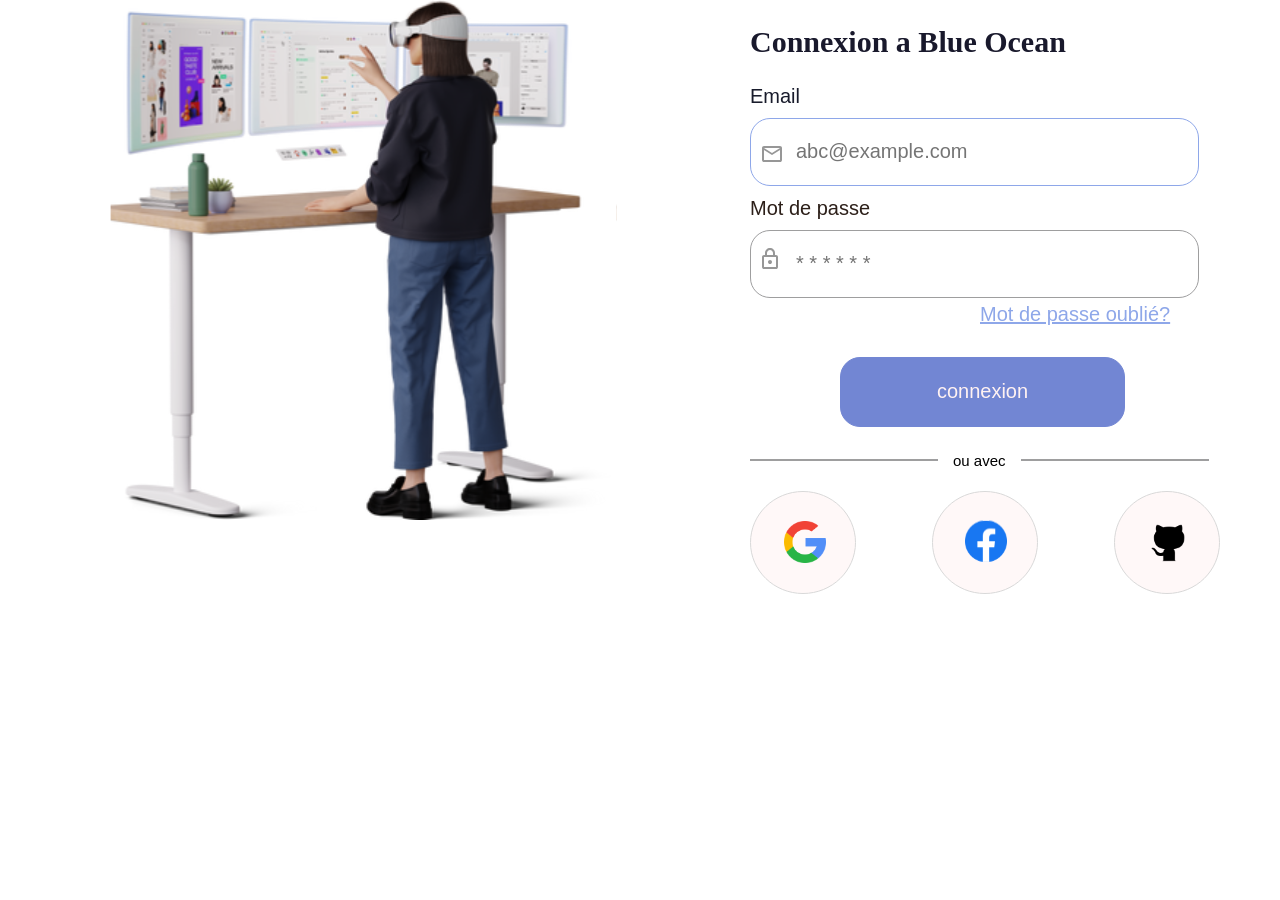
<file: index.html>
<!DOCTYPE html>
<html lang="en">
<head>
    <meta charset="UTF-8">
    <meta name="viewport" content="width=device-width, initial-scale=1.0">
    <link rel="stylesheet" href="index.css">
    <title>Login layout</title>
</head>
<body>
    
    <section>
        <img  class="img1" src="./Images/3d-hygge-young-woman-working-at-the-table-wearing-vr-glasses 1.svg" alt="Login layout">

        <div class="block1">
            <h2>Connexion a Blue Ocean</h2>
            <div class="block2">

                <form>
                    <label class="email">Email</label><br>
                    <div class="form1">
                        <img class="img2" src="./Images/Vector (2).svg" alt="">
                        <input class="input1" type="text" placeholder="abc@example.com">
                    </div>

                    <label class="mot_de_passe">Mot de passe</label><br>
                    <div class="form2">
                        <img class="img3" src="./Images/Vector (1).svg" alt="password">
                        <input class="input2" type="password" placeholder="* * * * * *">
                    </div>
                </form>

                <a  class="password" href="password">Mot de passe oublié? </a><br>
                <button  class="btn1" onclick="window.location='connexion.html'">connexion</button>
                <p>ou avec</p>
                <div class="block3">
                    <img class="img4" src="./Images/Ellipse 1.svg" alt="ellipse1">
                    <img class="img5" src="./Images/chercher 1.svg" alt="google">
                    <img class="img6" src="./Images/Ellipse 2.svg" alt="ellipse2">
                    <img class="img7" src="./Images/facebook 1.svg" alt="facebook">
                    <img class="img8" src="./Images/Ellipse 3.svg" alt="ellipse3">
                    <img class="img9" src="./Images/github (1) 1.svg" alt="github">
                </div>
        </div>
    </section>
</body>
</html>
</file>
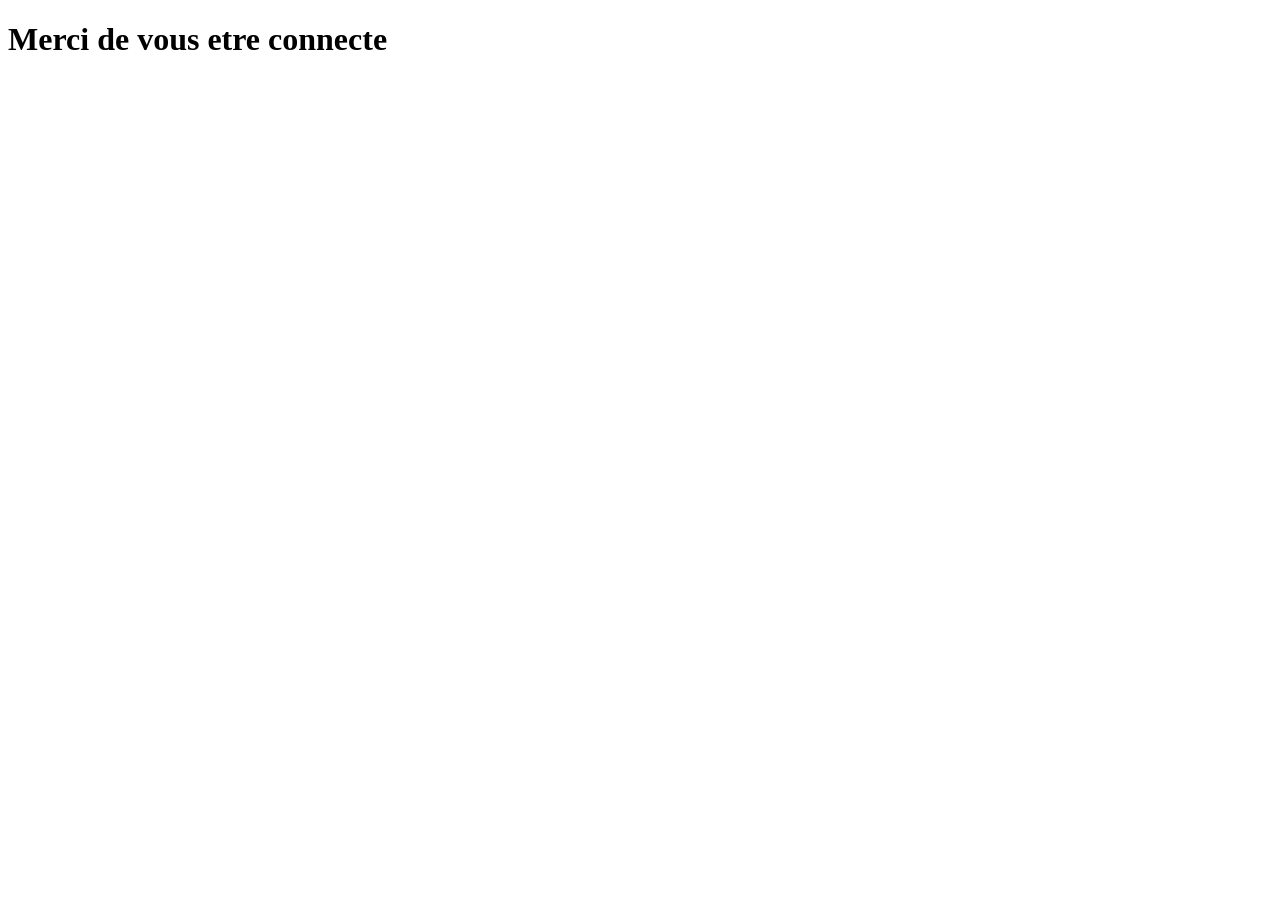
<file: connexion.html>
<!DOCTYPE html>
<html lang="en">
<head>
    <meta charset="UTF-8">
    <meta name="viewport" content="width=device-width, initial-scale=1.0">
    <title>Document</title>
</head>
<body>
    
    <h1>Merci de vous etre connecte</h1>
</body>
</html>
</file>
<file: index.css>
:root{
    --policepoppins: "Poppins", sans-serif;
    --Taille:2rem;
    --largeur:4.2rem
}
html{
    font-size: 10px;
}
body{
    margin: 0;
    padding: 0;
    border: 0;
    box-sizing: border-box;
}
section{
    display: flex;
    gap: 2.3rem;
}
.img1{
    width: 500rem;
    height: 52rem;
}
.block1>h2{
    font-size: 3rem;
    margin-bottom: 1rem;
    margin-right: 3.6rem;
    width: 49.4rem;
    height: 5rem;
    color: #19192C;
}
.block2{
    display: flex;
    flex-direction: column;
}
.email{
    font-size: var(--Taille);
    width: 13.3rem;
    height: 1.9rem;
    color: #191C2C;
    font-family: var(--policepoppins);
} 

.form1{
    position: relative;
}
.img2{
    position: absolute;
    left: 1rem;
    top: 3.8rem;
    width: 2rem;
    height: 1.6rem;
    pointer-events: none;
    margin-left: 0.2rem;
    
}
.input1{
    margin-top: 1rem;
    width: 40rem;
    height: 6.4rem;
    border: 0.1rem solid #8EA7E9;
    color: #9E9E9F;
    border-radius: 2rem;
    margin-bottom: 1.1rem;
    padding-left: 4.5rem;
    font-size: var(--Taille);
}
.mot_de_passe{
    font-family: var(--policepoppins);
    font-size: var(--Taille);
    color: #2C1F19;
    width: 14.3rem;
    height: 2.9rem;
}
.form2{
    position: relative;
}
.img3{
   position: absolute;
   left: 1rem;
   top: 2.8rem;
   width: 1.6rem;
   height: 2.1rem;
   margin-left: 0.2rem;
}
.input2{
    width: 40rem;
    height: 6.4rem;
    border-radius: 2rem;
    border: 0.1rem solid #9E9E9F;
    color: #9E9E9F;
    margin-top: 1rem;
    padding-left: 4.5rem;
    font-size: var(--Taille);
    margin-bottom: 0.5rem;
}
.password{
    font-family: var(--policepoppins);
    font-size: var(--Taille);
    color: #8EA7E9;
    width: 21.6rem;
    height: 3.5rem;
    margin-left: 23rem;
    margin-bottom: 0.8rem;
}

.btn1{
    width: 28.5rem;
    height: 7rem;
    background-color: #7286D3;
    border: 0.1rem solid #7286D3;
    border-radius: 2rem;
    margin-left: 09rem;
    font-size: var(--Taille);
    color: #FFF2F2;
    margin-bottom: 1rem;
} 
p {
    display: flex;        
    align-items: center; 
    gap: 1.5rem;   
    font-family: var(--policepoppins);       
    font-size: 1.5rem;
    margin-bottom: 2.2rem;
}

p::before, p::after { 
    content: '';
    width: 18.6rem;
    border: 0.1rem solid #9E9E9F; 
}
.block3{
    position: relative;
    display: flex;
    gap: 7.6rem;
}
.img5{
    position: absolute;
    width: var(--largeur);
    height: 5.8rem;
    left:3.4rem ;
    top: 2.2rem;
    
}
.img7{
    position: absolute;
    width: var(--largeur);
    height: 5.735rem;
    left: 21.5rem;
    top: 2.2rem;
}
.img9{
    position: absolute;
    width: var(--largeur);
    height: 5.8rem;
    left: 39.7rem;
    top: 2.3rem;
}
</file>
